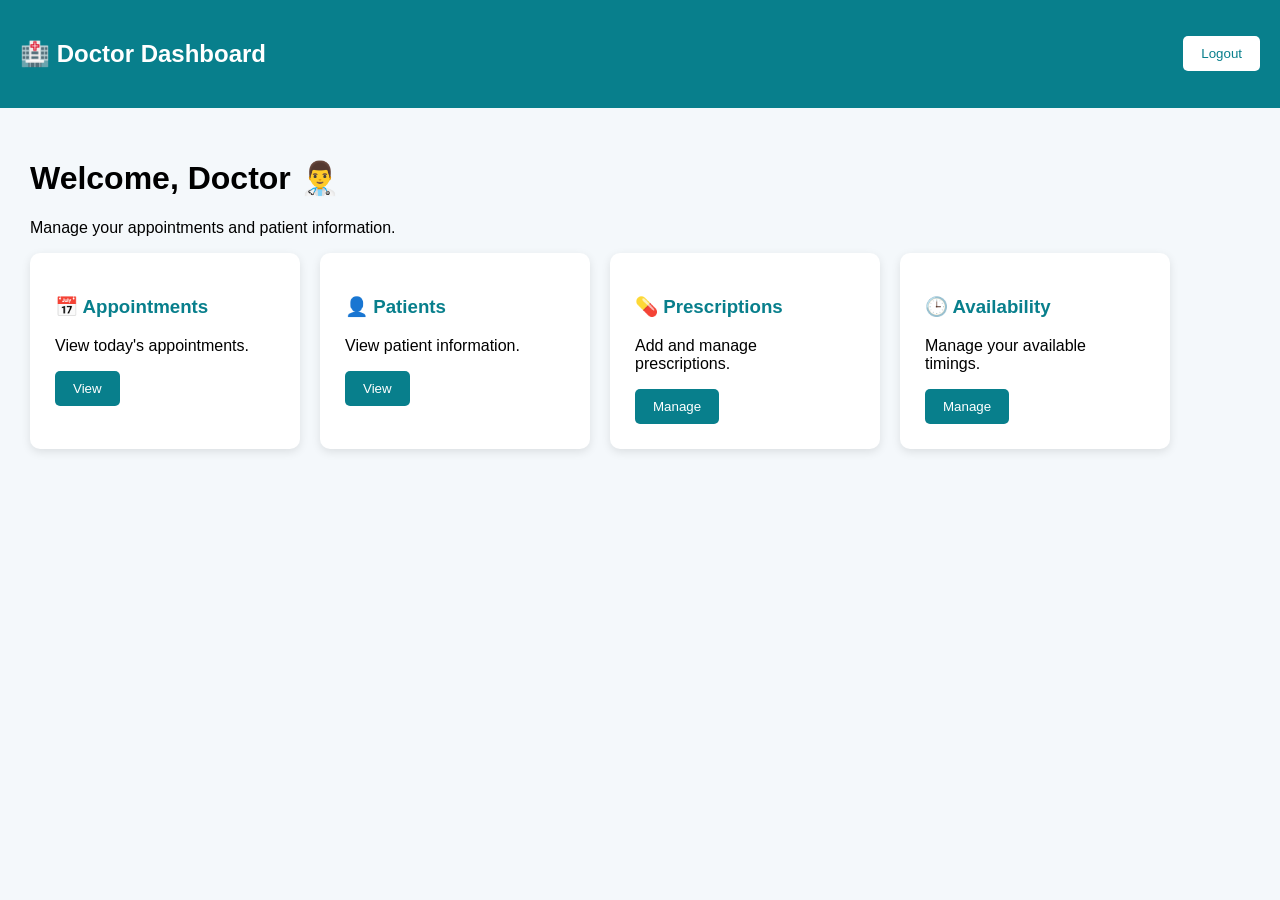
<file: admin.html>
<!DOCTYPE html>
<html lang="en">
<head>
    <meta charset="UTF-8">
    <meta name="viewport" content="width=device-width, initial-scale=1.0">
    <title>Doctor Dashboard</title>

    <style>
        body {
            font-family: Arial, sans-serif;
            margin: 0;
            background: #f4f8fb;
        }

        header {
            background: #087f8c;
            color: white;
            padding: 20px;
            display: flex;
            justify-content: space-between;
            align-items: center;
        }

        .container {
            padding: 30px;
        }

        .cards {
            display: flex;
            gap: 20px;
            flex-wrap: wrap;
        }

        .card {
            background: white;
            padding: 25px;
            width: 220px;
            border-radius: 10px;
            box-shadow: 0 3px 10px rgba(0,0,0,0.1);
        }

        .card h3 {
            color: #087f8c;
        }

        button {
            background: #087f8c;
            color: white;
            border: none;
            padding: 10px 18px;
            border-radius: 5px;
            cursor: pointer;
        }

        button:hover {
            background: #055963;
        }

        .logout {
            background: white;
            color: #087f8c;
        }
    </style>
</head>

<body>

<header>
    <h2>🏥 Doctor Dashboard</h2>
    <button class="logout" onclick="logout()">Logout</button>
</header>

<div class="container">

    <h1>Welcome, Doctor 👨‍⚕️</h1>
    <p>Manage your appointments and patient information.</p>

    <div class="cards">

        <div class="card">
            <h3>📅 Appointments</h3>
            <p>View today's appointments.</p>
            <button onclick="alert('Appointments will be displayed here')">
                View
            </button>
        </div>

        <div class="card">
            <h3>👤 Patients</h3>
            <p>View patient information.</p>
            <button onclick="alert('Patient list will be displayed here')">
                View
            </button>
        </div>

        <div class="card">
            <h3>💊 Prescriptions</h3>
            <p>Add and manage prescriptions.</p>
            <button onclick="alert('Prescription section will open here')">
                Manage
            </button>
        </div>

        <div class="card">
            <h3>🕒 Availability</h3>
            <p>Manage your available timings.</p>
            <button onclick="alert('Availability settings will open here')">
                Manage
            </button>
        </div>

    </div>

</div>

<script>
    function logout() {
        window.location.href = "index.html";
    }
</script>

</body>
</html>
</file>
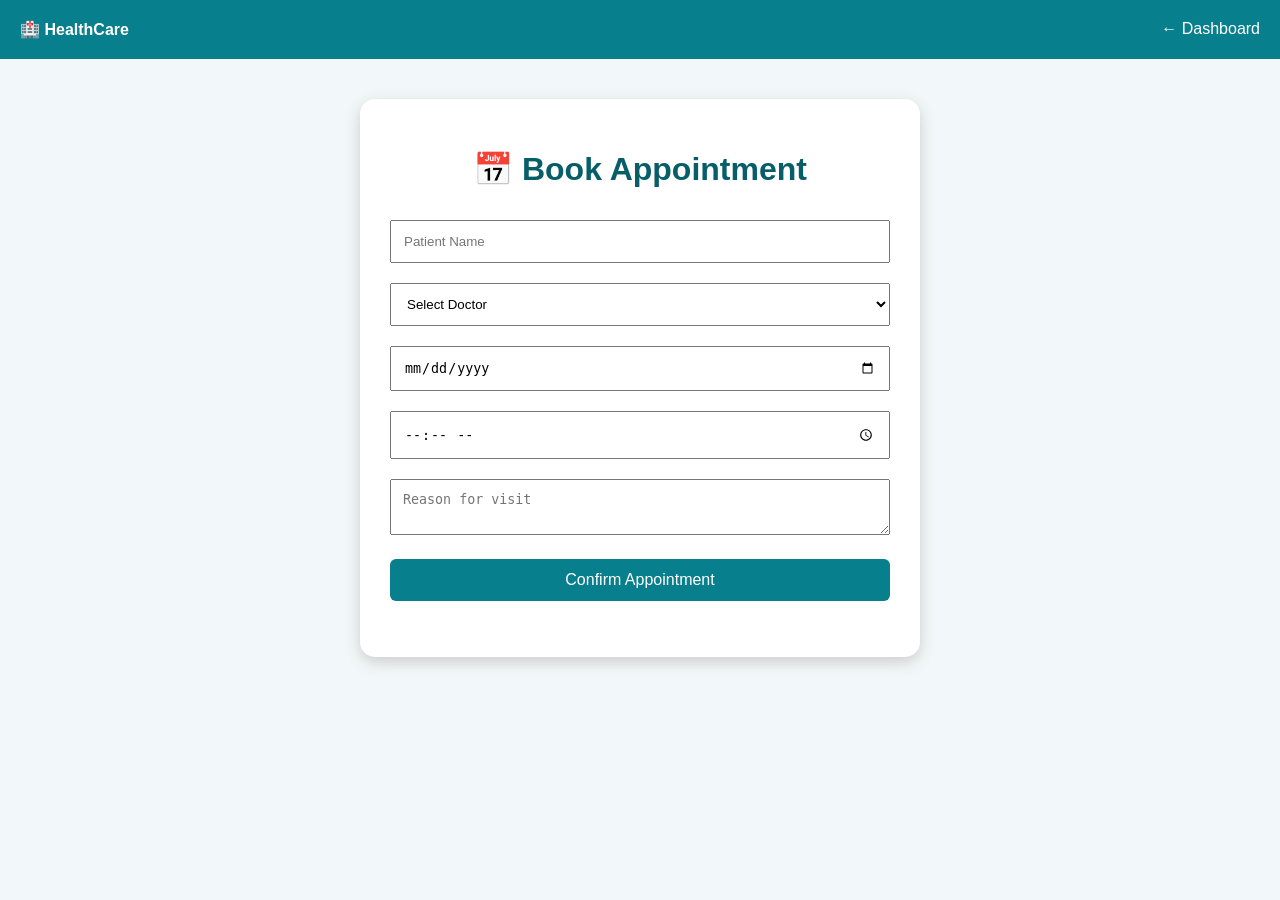
<file: patient.html>
<!DOCTYPE html>
<html>
<head>
    <title>Book Appointment</title>

    <style>
        body {
            font-family: Arial;
            background: #f2f8f9;
            margin: 0;
        }

        header {
            background: #087f8c;
            color: white;
            padding: 20px;
            display: flex;
            justify-content: space-between;
        }

        header a {
            color: white;
            text-decoration: none;
        }

        .box {
            width: 500px;
            max-width: 90%;
            margin: 40px auto;
            background: white;
            padding: 30px;
            border-radius: 15px;
            box-shadow: 0 5px 15px #ccc;
        }

        h1 {
            text-align: center;
            color: #075e68;
        }

        input, select, textarea, button {
            width: 100%;
            padding: 12px;
            margin: 10px 0;
            box-sizing: border-box;
        }

        button {
            background: #087f8c;
            color: white;
            border: none;
            border-radius: 6px;
            font-size: 16px;
        }

        #message {
            text-align: center;
            color: green;
            font-weight: bold;
        }
    </style>
</head>

<body>

<header>
    <b>🏥 HealthCare</b>
    <a href="patient.html">← Dashboard</a>
</header>

<div class="box">

    <h1>📅 Book Appointment</h1>

    <form onsubmit="bookAppointment(); return false;">

        <input type="text" id="name"
               placeholder="Patient Name" required>

        <select id="doctor" required>
            <option value="">Select Doctor</option>
            <option>Dr. Anjali - Cardiologist</option>
            <option>Dr. Rahul - General Physician</option>
            <option>Dr. Priya - Dermatologist</option>
        </select>

        <input type="date" id="date" required>

        <input type="time" id="time" required>

        <textarea id="reason"
                  placeholder="Reason for visit"
                  required></textarea>

        <button type="submit">
            Confirm Appointment
        </button>

    </form>

    <p id="message"></p>

</div>

<script>
function bookAppointment() {

    let name = document.getElementById("name").value;
    let doctor = document.getElementById("doctor").value;
    let date = document.getElementById("date").value;
    let time = document.getElementById("time").value;

    document.getElementById("message").innerHTML =
        "✅ Appointment booked successfully!<br>" +
        name + " - " + doctor + "<br>" +
        date + " at " + time;
}
</script>

</body>
</html>
</file>
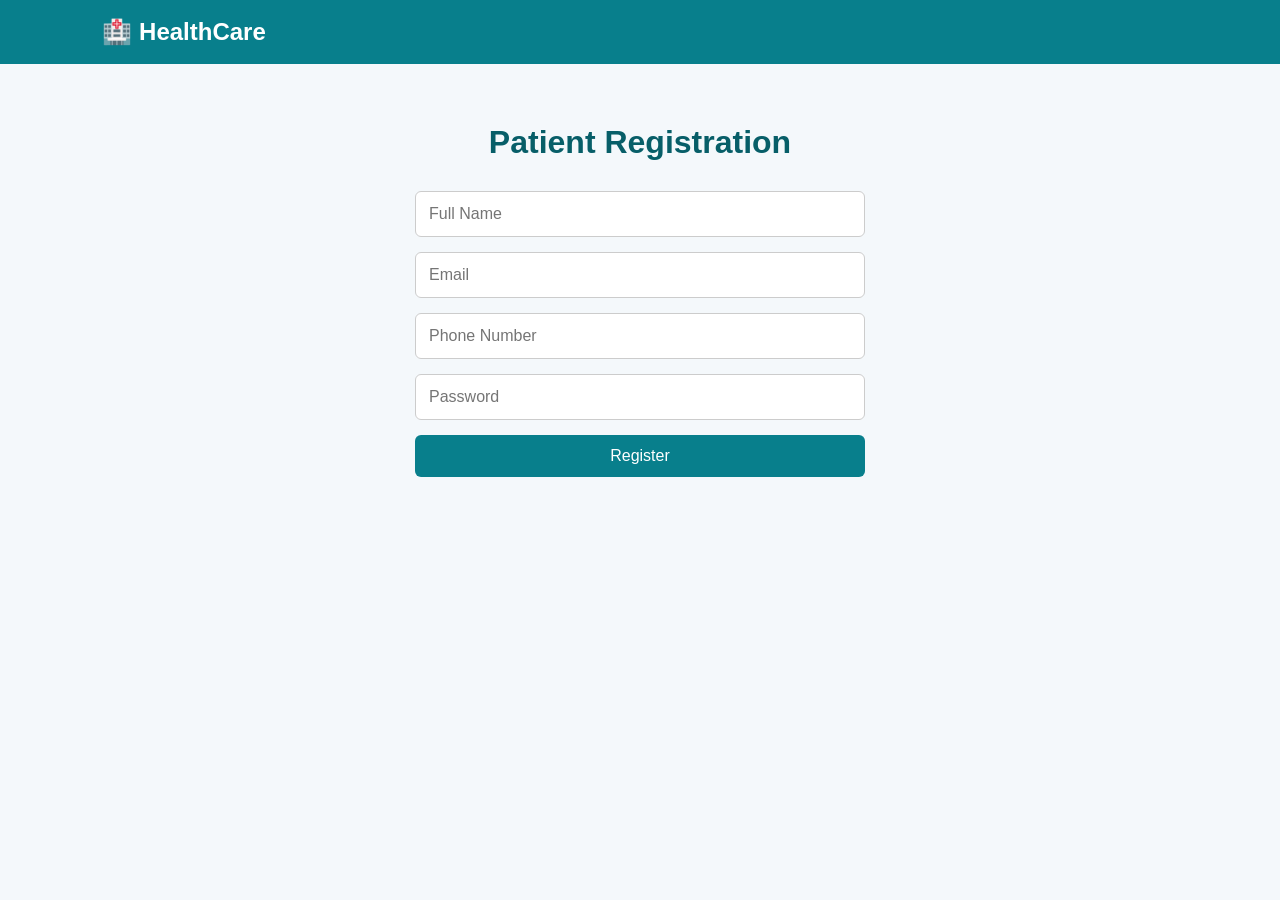
<file: register.html>
<!DOCTYPE html>
<html>
<head>
    <title>Patient Registration</title>
    <link rel="stylesheet" href="style.css">
</head>

<body>

<header>
    <h2>🏥 HealthCare</h2>
</header>

<section class="section">
    <h2>Patient Registration</h2>

    <form onsubmit="registerPatient(); return false;">

        <input type="text" id="name"
               placeholder="Full Name" required>

        <input type="email" id="email"
               placeholder="Email" required>

        <input type="tel" id="phone"
               placeholder="Phone Number" required>

        <input type="password" id="regPassword"
               placeholder="Password" required>

        <button type="submit" class="btn">
            Register
        </button>

    </form>

    <p id="registerMessage"></p>
</section>

<script>
<!DOCTYPE html>
<html>
<head>
    <title>Patient Registration</title>
    <link rel="stylesheet" href="style.css">
</head>

<body>

<header>
    <h2>🏥 HealthCare</h2>
</header>

<section class="section">
    <h2>Patient Registration</h2>

    <form onsubmit="registerPatient(); return false;">

        <input type="text" id="name"
               placeholder="Full Name" required>

        <input type="email" id="email"
               placeholder="Email" required>

        <input type="tel" id="phone"
               placeholder="Phone Number" required>

        <input type="password" id="regPassword"
               placeholder="Password" required>

        <button type="submit" class="btn">
            Register
        </button>

    </form>

    <p id="registerMessage"></p>
</section>

<script>
function registerPatient() {

    const name = document.getElementById("name").value;

    document.getElementById("registerMessage").textContent =
        "Registration successful! Welcome, " + name + ".";

    document.querySelector("form").reset();
}

</script>

</body>
</html>
</file>
<file: style.css>
* {
    margin: 0;
    padding: 0;
    box-sizing: border-box;
}

body {
    font-family: Arial, sans-serif;
    background: #f4f8fb;
    color: #333;
}

/* Header */

header {
    background: #087f8c;
    color: white;
    padding: 18px 8%;
    display: flex;
    justify-content: space-between;
    align-items: center;
}

.logo {
    font-size: 24px;
    font-weight: bold;
}

nav a {
    color: white;
    text-decoration: none;
    margin-left: 20px;
}

nav a:hover {
    text-decoration: underline;
}

/* Hero */

.hero {
    min-height: 450px;
    display: flex;
    align-items: center;
    padding: 50px 10%;
    background: linear-gradient(
        120deg,
        #dff8fa,
        #ffffff
    );
}

.hero h1 {
    font-size: 45px;
    margin-bottom: 20px;
    color: #075e68;
}

.hero p {
    font-size: 20px;
    margin-bottom: 30px;
}

/* Button */

.btn {
    display: inline-block;
    background: #087f8c;
    color: white;
    padding: 12px 25px;
    border: none;
    border-radius: 6px;
    text-decoration: none;
    cursor: pointer;
}

.btn:hover {
    background: #055963;
}

/* Sections */

.section {
    padding: 60px 10%;
    text-align: center;
}

.section h2 {
    color: #075e68;
    margin-bottom: 30px;
    font-size: 32px;
}

/* Cards */

.cards {
    display: flex;
    justify-content: center;
    gap: 25px;
    flex-wrap: wrap;
}

.card {
    background: white;
    width: 280px;
    padding: 30px;
    border-radius: 10px;
    box-shadow: 0 4px 12px rgba(0,0,0,0.1);
}

.card h3 {
    margin-bottom: 15px;
    color: #087f8c;
}

/* Forms */

form {
    max-width: 450px;
    margin: auto;
    display: flex;
    flex-direction: column;
    gap: 15px;
}

input,
select {
    padding: 13px;
    border: 1px solid #ccc;
    border-radius: 6px;
    font-size: 16px;
}

form .btn {
    font-size: 16px;
}

/* Messages */

#message,
#loginMessage {
    margin-top: 20px;
    font-weight: bold;
}

/* Footer */

footer {
    background: #075e68;
    color: white;
    text-align: center;
    padding: 20px;
}

/* Mobile */

@media (max-width: 700px) {

    header {
        flex-direction: column;
        gap: 15px;
    }

    nav a {
        margin: 5px;
    }

    .hero h1 {
        font-size: 32px;
    }

    .hero {
        text-align: center;
    }
}
</file>
